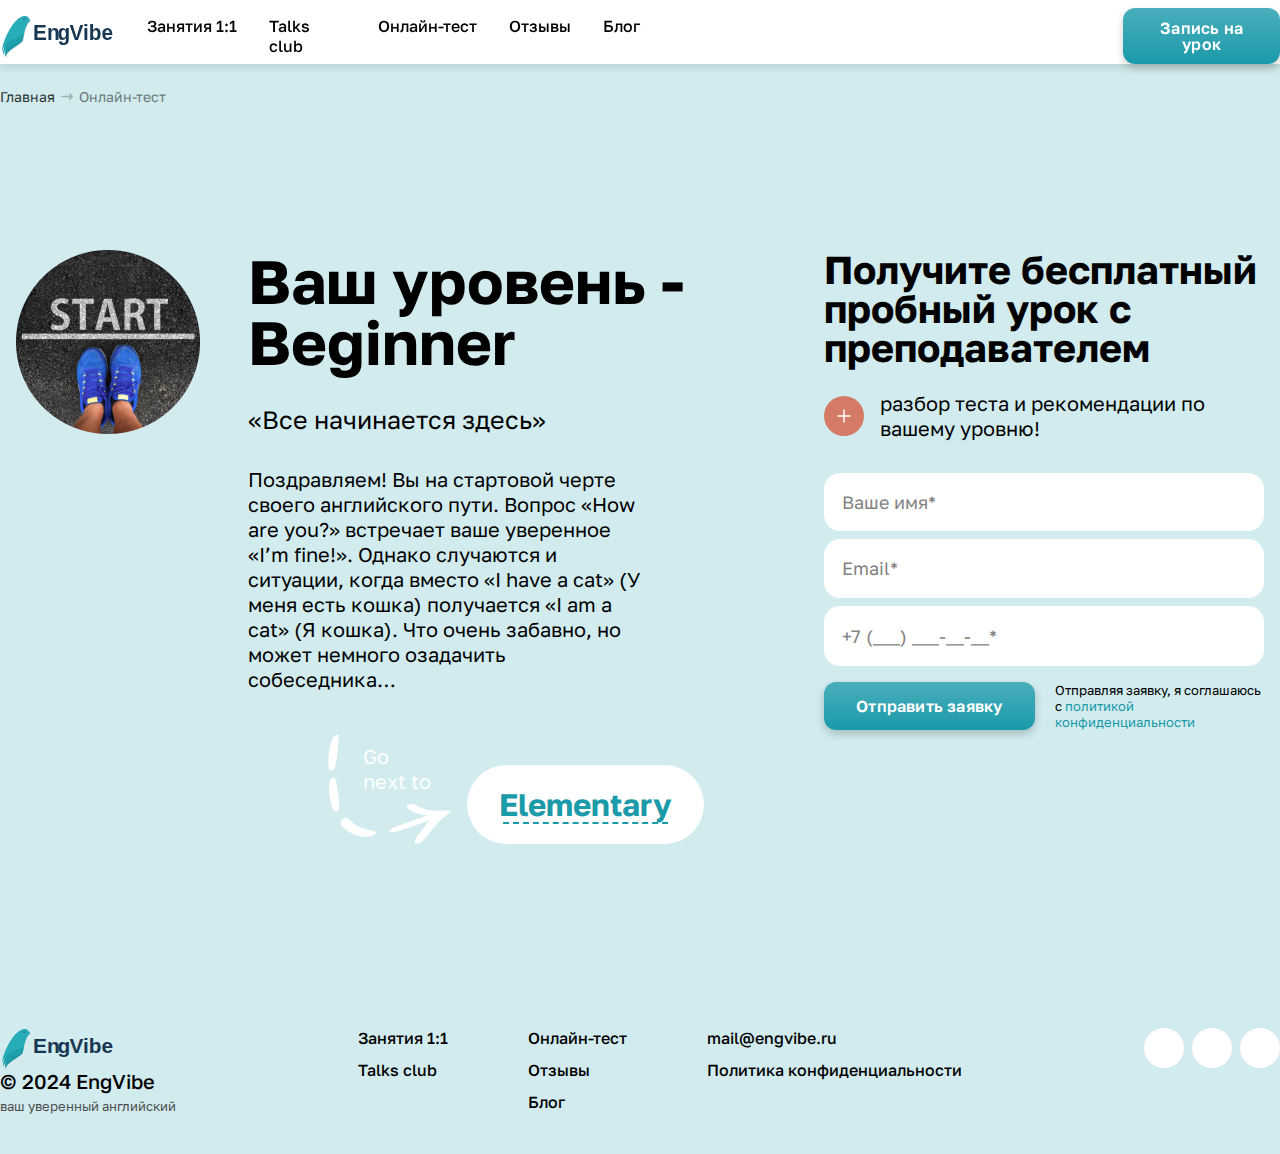
<file: results.html>
<!DOCTYPE html>
<html lang="en">

<head>
   <meta charset="UTF-8">
   <meta name="viewport" content="width=device-width, initial-scale=1.0">
   <link rel="preconnect" href="https://fonts.googleapis.com">
   <link rel="preconnect" href="https://fonts.gstatic.com" crossorigin="">
   <link href="https://fonts.googleapis.com/css2?family=Golos+Text:wght@400..900&amp;display=swap" rel="stylesheet">
   <link rel="stylesheet" href="css/styles.css">
   <title>Онлайн школа английского языка - EngVibe</title>
</head>

<body>
   <header class="content-grid full-width header">
      <div class="header__wrapper">
         <div class="header__logo"><a href="/"><img src="./images/logo-new.svg" <="" a=""></a></div><a href="/">
         </a>
         <nav class="header__nav"><a href="/">
            </a><a href="repetitor-angliyskogo-onlayn">Занятия 1:1</a>
            <a href="/razgovornyy-klub-angliyskogo">Talks club</a>
            <a href="#">Онлайн-тест</a>
            <a href="#">Отзывы</a>
            <a href="#">Блог</a>
         </nav>
         <div class="header__user">
            <a target="blank" href="https://progressme.ru/Account/Login" class="header__user__profile"><svg
                  class="icon-svg" viewBox="0 0 32 32">
                  <use href="#icon-user-profile"></use>
               </svg></a>
            <button class="button header__user__signup js-popup-show" data-target="popup-signup-form"
               data-subject="Контактная форма: Шапка" type="button">Запись на урок</button>
            <button class="header__burger js-popup-show" data-target="popup-nav"><svg class="icon-svg"
                  viewBox="0 0 24 24">
                  <use href="#icon-burger"></use>
               </svg></button>
         </div>
      </div>
   </header>
   <main>
      <section class="content-grid results-page bg-blue">
         <div class="breadcrumbs">
            <a href="index.htmll" class="breadcrumbs__link">Главная</a><span
               class="breadcrumbs__link-fake">Онлайн-тест</span>
         </div>
         <div class="results-page-body container">
            <div class="results-page-info">
               <div class="results-page-image">
                  <img src="images/test/results-image.png" alt="">
               </div>
               <div class="results-page-text">
                  <div class="results-page-title">Ваш уровень - <span>Beginner</span></div>
                  <div class="results-page-subtitle">«Все начинается здесь»</div>
                  <div class="results-page-descr">Поздравляем! Вы на стартовой черте своего английского пути. Вопрос
                     «How are you?» встречает ваше уверенное «I’m fine!».
                     Однако случаются и ситуации, когда вместо «I have a cat» (У меня есть кошка) получается «I am a
                     cat» (Я кошка). Что
                     очень забавно, но может немного озадачить собеседника…</div>

                  <div class="results-page-links">
                     <div class="results-page-link__arrow">Go <br> next to</div>
                     <button id="open-popup-test-results" class="results-page-link">Elementary</button>
                  </div>
               </div>
            </div>
            <div class="results-page-form">
               <div class="results-page-form-title">Получите бесплатный пробный урок с преподавателем</div>
               <div class="results-page-form-subtitle">
                  <img src="images/test/result-plus.svg" alt="">
                  разбор теста и рекомендации по вашему уровню!
               </div>
               <form action="" method="">
                  <div class="form-item">
                     <input type="text" placeholder="Ваше имя*" required>
                  </div>
                  <div class="form-item">
                     <input type="email" placeholder="Email*" required>
                  </div>
                  <div class="form-item">
                     <input type="text" class="input js-mask-phone" name="phone" placeholder="+7 (___) ___-__-__*">
                  </div>
                  <div class="form-button">
                     <button type="submit" class="button">Отправить заявку</button>
                     <p>Отправляя заявку, я соглашаюсь с <a href="">политикой конфиденциальности</a></p>
                  </div>
               </form>
            </div>
         </div>
      </section>
   </main>
   <footer class="content-grid full-width footer bg-blue">
      <div class="footer__wrapper">
         <div class="footer__left">
            <div class="footer__logo"><img src="./images/logo-new.svg" srcset="./images/logo-new.svg" alt="Лого">
            </div>
            <div class="footer__copyright">
               © 2024 EngVibe
               <small>ваш уверенный английский</small>
            </div>
         </div>
         <div class="footer__navs">
            <nav class="footer__nav">
               <a href="/repetitor-angliyskogo-onlayn">Занятия 1:1</a>

               <a href="/razgovornyy-klub-angliyskogo">Talks club</a>
            </nav>
            <nav class="footer__nav">

               <a href="#">Онлайн-тест</a>
               <a href="#">Отзывы</a>
               <a href="#">Блог</a>
            </nav>
            <nav class="footer__nav">
               <a href="mailto:mail@engvibe.ru">mail@engvibe.ru</a>
               <a href="/privacy">Политика конфиденциальности</a>
            </nav>
         </div>
         <div class="footer__right">
            <div class="footer__socials">
               <a href="https://vk.com/engvibe_school" class="social-link social-link--vk"><svg class="icon-svg"
                     viewBox="0 0 20 13">
                     <use href="#icon-vk"></use>
                  </svg></a>
               <a href="https://t.me/+79771135702" class="social-link social-link--tg"><svg class="icon-svg"
                     viewBox="0 0 20 18">
                     <use href="#icon-tg"></use>
                  </svg></a>
               <a href="whatsapp://send?phone=79771135702/" class="social-link social-link--whatsup"><svg
                     class="icon-svg" viewBox="0 0 20 20">
                     <use href="#icon-whatsup"></use>
                  </svg></a>

            </div>
         </div>
      </div>
      <div class="footer__copyright-mobile">
         © 2024 EngVibe
         <small>ваш уверенный английский</small>
      </div>
   </footer>
   <div class="popup popup--test-results" id="popup-test-results">
      <div class="popup-window">
         <div class="popup__close bg-blue">
            <button class="js-popup-hide"><span class="btn_arrow"><svg class="icon-svg" viewBox="0 0 24 24">
                     <use href="#icon-close"></use>
                  </svg></span></button>
         </div>
         <div class="popup-window__header bg-blue">
            <div class="teachers-item__header popup--teacher__teacher">
               <div class="image-gradient-border teachers-item__image-border"><img src="./images/test/popup-image.png"
                     class="teachers-item__image"></div>
               <div class="popup--teacher__teacher-about">
                  <div class="popup--teacher__name">Уровень A1 (Elementary)</div>
                  <div class="popup--teacher__controls">
                     <p>«Какая то фраза здесь»</p>
                  </div>

               </div>
            </div>
         </div>
         <div class="popup-window__footer">
            <div class="popup-window__footer-content">
               <div class="teachers-item__main-description">Что я смогу, получив этот уровень?</div>
               <div class="popup-window__footer-description teachers-item__description">
                  <ul>
                     <li>Выживать в англоязычном мире: Вы сможете выжить в англоязычной стране, заказав себе пиццу или
                        попросив показать дорогу к
                        ближайшему зоопарку.
                     </li>
                     <li>Общаться с роботом: Вы сможете понять простые команды от голосового помощника на английском.
                     </li>
                     <li>Спасать мир от непонимания: Вы сможете разгадывать загадочные надписи на упаковках продуктов в
                        магазинах и предполагать,
                        что они могут значить.</li>
                  </ul>
               </div>
            </div>
         </div>
      </div>
   </div>

   <script src="js/main.js"></script>
   <script src="js/imask.js"></script>
   <script src="js/test-app.js"></script>

</body>

</html>
</file>
<file: css/styles.css>
*,
*::before,
*::after {
   box-sizing: border-box;
}

* {
   margin: 0;
   padding: 0;
   color: inherit;
   font: inherit;
}

a {
   text-decoration: none;
   color: inherit;
}

button {
   cursor: pointer;
   border: none;
   background-color: transparent;
}

html {
   scroll-behavior: smooth;
}

img,
picture,
svg,
video {
   display: block;
   height: auto;
   vertical-align: middle;
   font-style: italic;
   background-repeat: no-repeat;
   background-size: cover;
}

.container {
   width: min(1400px, calc(100% - 2rem));
   margin-inline: auto;
}


.content-grid {
   --breakout-size: calc((var(--template-breakout-max-width) - var(--template-max-width)) / 2);
   display: -ms-grid;
   display: grid;
   -ms-grid-columns: [full-width-start] minmax(var(--template-padding), 1fr) [breakout-start] minmax(0, var(--breakout-size)) [content-start] min(100% - var(--template-padding) * 2, var(--template-max-width)) [content-end] minmax(0, var(--breakout-size)) [breakout-end] minmax(var(--template-padding), 1fr) [full-width-end];
   grid-template-columns: [full-width-start] minmax(var(--template-padding), 1fr) [breakout-start] minmax(0, var(--breakout-size)) [content-start] min(100% - var(--template-padding) * 2, var(--template-max-width)) [content-end] minmax(0, var(--breakout-size)) [breakout-end] minmax(var(--template-padding), 1fr) [full-width-end];
}

.content-grid> :not(.breakout, .full-width),
.full-width> :not(.breakout, .full-width) {
   grid-column: content;
}

.content-grid>.breakout {
   grid-column: breakout;
}

.content-grid>.full-width {
   grid-column: full-width;
   display: -ms-grid;
   display: grid;
   -ms-grid-columns: inherit;
   grid-template-columns: inherit;
}

:root {
   --template-padding: 0px;
   --section-padding: 0;
   --template-max-width: 1400px;
   --template-breakout-max-width: var(--template-max-width);
   --bg-blue: #D1EBEE;
   --bg-red: #F7E4E0;
   --bg-yellow: #F5F1E3;
   --border-radius: 24px;
   --text-link: rgb(27, 154, 170);
   --text-link-hover: rgb(73, 174, 187);
   --title-gap: 56px;
   --gap: 40px;
   --section-gap: 112px;
}

.text-header-1 {
   line-height: 1;
   font-size: 3.8125rem;
   font-weight: 700;
}

.text-header-2 {
   line-height: 1;
   font-size: 3.0625rem;
   font-weight: 700;
}

.text-header-3 {
   line-height: 1;
   font-size: 2.4375rem;
   font-weight: 700;
}

.text-header-4 {
   line-height: 1;
   font-size: 1.9375rem;
   font-weight: 700;
}

.text-header-5 {
   line-height: 1;
   font-size: 1.5625rem;
   font-weight: 600;
}

.text-header-6 {
   line-height: 1;
   font-size: 1.25rem;
   font-weight: 600;
}

.text-subtitle-1 {
   font-weight: 400;
   font-size: 1.5625rem;
   line-height: 1.25;
}

.text-body-1 {
   /* body-1 */
   font-weight: 400;
   font-size: 1.25rem;
   line-height: 1.25;
}

.text-body-2 {
   /* body-2 */
   font-weight: 400;
   font-size: 1rem;
   line-height: 1.25;
}

.text-center {
   text-align: center;
}

.bg-blue {
   background-color: var(--bg-blue);
}

.bg-red {
   background-color: var(--bg-red);
}

.bg-yellow {
   background-color: var(--bg-yellow);
}

.mb-8 {
   margin-bottom: 8px;
}

.mb-16 {
   margin-bottom: 16px;
}

.mb-32 {
   margin-bottom: 32px;
}

.mt-8 {
   margin-top: 8px;
}

.mt-16 {
   margin-top: 16px;
}

.mt-32 {
   margin-top: 32px;
}

a {
   color: var(--text-link);
}

a:hover {
   color: var(--text-link-hover);
}

body {
   font-family: "Golos Text";
   font-optical-sizing: auto;
   /* body-1 */
   font-weight: 400;
   font-size: 1.25rem;
   line-height: 1.25;
}

body.no-scroll {
   overflow: hidden;
}

h1 {
   font-weight: 700;
   font-size: 4.75rem;
   line-height: 1;
}

ul {
   padding-left: 24px;
}

.icon-svg {
   width: 24px;
   height: 24px;
}

.warning {
   position: relative;
   /* body-2 */
   font-weight: 400;
   font-size: 1rem;
   line-height: 1.25;
   font-weight: 500;
   padding: 4px 12px 4px 34px;
   background: var(--bg-red);
   color: rgb(213, 122, 102);
   border-radius: 16px;
}

.warning::before {
   position: absolute;
   left: 4px;
   content: "!";
   display: block;
   color: white;
   border-radius: 50%;
   background: rgb(213, 122, 102);
   aspect-ratio: 1/1;
   width: 20px;
   height: 20px;
   text-align: center;
}

.social-link {
   display: flex;
   justify-content: center;
   align-items: center;
   width: 40px;
   height: 40px;
   border-radius: 50%;
   background-color: #fff;
}

.social-link--vk .icon-svg {
   width: 20px;
   height: 13px;
}

.social-link--tg .icon-svg {
   width: 20px;
   height: 18px;
}

.social-link--whatsup .icon-svg {
   width: 20px;
   height: 20px;
}

.social-link--ig .icon-svg {
   width: 20px;
   height: 20px;
}

.select-group {
   border: 2px solid rgb(209, 235, 238);
   border-radius: 16px;
   background-color: #fff;
   padding: 8px;
   display: flex;
   flex-direction: row;
   scroll-padding: 8px;
}

.select-group__item {
   background-color: inherit;
   border-radius: 12px;
   padding: 8px;
   text-align: center;
   font-size: 1.125rem;
   font-weight: 500;
   border: none;
   flex-grow: 1;
}

.select-group__item.is-active {
   color: #fff;
   background: rgb(213, 122, 102);
}

.label {
   /* body-1 */
   font-weight: 400;
   font-size: 1.25rem;
   line-height: 1.25;
   border-radius: 100px;
   padding: 3px 6px;
   color: #fff;
   background: rgb(213, 122, 102);
}

.tag {
   padding: 8px 16px;
   font-size: 1.125rem;
   font-weight: 500;
   border: 1.5px solid rgba(27, 154, 170, 0.2);
   border-radius: 100px;
   color: #000;
   background-color: #fff;
   cursor: pointer;
}

.tag.is-active {
   background: rgb(27, 154, 170);
   color: #fff;
}

.tag--disabled,
.tag:disabled {
   cursor: default;
   color: rgba(27, 154, 170, 0.2);
}

.button-arrow {
   display: flex;
   justify-content: center;
   align-items: center;
   width: 40px;
   height: 40px;
   border-radius: 50%;
   border: 1.5px solid rgb(224, 224, 224);
   color: black;
   background-color: transparent;
}

.button-arrow .icon-svg {
   width: 24px;
   height: 24px;
}

.button-arrow--link {
   margin-left: 12px;
   display: inline-flex;
   width: 26.67px;
   height: 26.67px;
   border-color: currentColor;
   color: currentColor;
}

.button-arrow--link .icon-svg {
   width: 12px;
   height: 12px;
}

.button-arrow--left .icon-svg {
   -webkit-transform: rotate(180deg);
   transform: rotate(180deg);
}

.button-arrow--down .icon-svg {
   -webkit-transform: rotate(90deg);
   transform: rotate(90deg);
}

.button-arrow--up .icon-svg {
   -webkit-transform: rotate(-90deg);
   transform: rotate(-90deg);
}

.button-arrow:not(.swiper-button-disabled):hover {
   color: var(--text-link-hover);
   border-color: var(--text-link-hover);
}

.button-arrow--filled {
   color: #fff;
   background-color: var(--text-link);
   border-color: var(--text-link);
}

.button-arrow--filled:hover {
   color: #fff;
   background-color: var(--text-link-hover);
   border-color: var(--text-link-hover);
}

.button-arrow.swiper-button-disabled {
   opacity: 0.4;
   cursor: default;
}

.button-audio {
   display: flex;
   justify-content: center;
   align-items: center;
   color: var(--text-link);
   width: 32px;
   height: 32px;
   border-radius: 50%;
   border: 1.5px solid var(--text-link);
   background-color: transparent;
}

.button-audio:hover {
   color: var(--text-link-hover);
   border-color: var(--text-link-hover);
}

.button-audio .icon-svg {
   width: 12px;
   height: 12px;
}

.button-audio--pause .icon-svg {
   width: 16px;
   height: 16px;
}

.button {
   border: none;
   display: flex;
   justify-content: center;
   align-items: center;
   padding: 12px 16px;
   gap: 10px;
   background: linear-gradient(180deg, #49AEBB 0%, #1B9AAA 100%);
   box-shadow: 0px 4px 8px rgba(0, 0, 0, 0.2);
   border-radius: 12px;
   color: white;
   font-size: 1rem;
   line-height: 1rem;
   letter-spacing: 0.2px;
   font-weight: 600;
}

.button:hover:not(:disabled) {
   color: white;
   background: rgb(73, 174, 187);
}

.button--block {
   width: 100%;
}

.button--nowrap {
   white-space: nowrap;
}

.button--lg {
   padding: 24px 32px;
   font-size: 1.5625rem;
   line-height: 2rem;
   letter-spacing: 0.5px;
}

.button--md {
   padding: 16px 28px;
   font-size: 1.25rem;
   line-height: 1.5rem;
}

.button--outlined {
   box-shadow: none;
   background: transparent !important;
   color: rgb(27, 154, 170);
   border: 2px solid rgb(27, 154, 170);
}

.button--outlined:hover {
   color: rgb(73, 174, 187);
   border: 2px solid rgb(73, 174, 187);
}

.button:disabled {
   opacity: 0.4;
   cursor: default;
}

.radio {
   display: block;
   position: relative;
   padding-left: 32px;
   -webkit-user-select: none;
   -moz-user-select: none;
   -ms-user-select: none;
   user-select: none;
   cursor: pointer;
}

.radio input {
   position: absolute;
   opacity: 0;
   cursor: pointer;
   height: 0;
   width: 0;
}

.radio input:checked~.radio__fake {
   border-color: rgb(27, 154, 170);
}

.radio input:checked~.radio__fake::after {
   display: block !important;
}

.radio__fake {
   position: absolute;
   top: 50%;
   left: 0;
   -webkit-transform: translateY(-50%);
   transform: translateY(-50%);
   height: 24px;
   width: 24px;
   background-color: #fff;
   border: 2px solid rgb(209, 235, 238);
   border-radius: 50%;
}

.radio__fake::after {
   content: "";
   position: absolute;
   display: none;
   left: 50%;
   top: 50%;
   width: 12px;
   height: 12px;
   -webkit-transform: translate(-50%, -50%);
   transform: translate(-50%, -50%);
   background: rgb(27, 154, 170);
   border-radius: 50%;
}

.radio:hover .radio__fake {
   border-color: rgb(27, 154, 170);
}

.input {
   border-radius: 16px;
   background: rgb(255, 255, 255);
   color: black;
   font-size: 1.125rem;
   line-height: 1.5rem;
   display: flex;
   flex-direction: row;
   justify-content: flex-start;
   align-items: center;
   padding: 15px 16px;
   border: 1px solid white;
}

.input::-webkit-input-placeholder {
   color: rgb(130, 130, 130);
}

.input::-moz-placeholder {
   color: rgb(130, 130, 130);
}

.input::-ms-input-placeholder {
   color: rgb(130, 130, 130);
}

.input::placeholder {
   color: rgb(130, 130, 130);
}

.input.is-error {
   border-color: rgb(213, 122, 102);
}

.input.is-error::-webkit-input-placeholder {
   color: rgb(213, 122, 102);
}

.input.is-error::-moz-placeholder {
   color: rgb(213, 122, 102);
}

.input.is-error::-ms-input-placeholder {
   color: rgb(213, 122, 102);
}

.input.is-error::placeholder {
   color: rgb(213, 122, 102);
}

.input--block {
   display: block;
   width: 100%;
}

.audio {
   position: relative;
}

.audio audio {
   position: absolute;
   opacity: 0;
   width: 0px;
   height: 0px;
}

.audio__play,
.audio__pause {
   display: none;
   gap: 8px;
   grid-auto-flow: column;
   justify-content: start;
   align-items: center;
}

.audio__play.is-active,
.audio__pause.is-active {
   display: -ms-grid;
   display: grid;
}

.audio__progress {
   /* body-2 */
   font-weight: 400;
   font-size: 1rem;
   line-height: 1.25;
   color: rgb(130, 130, 130);
}

.audio__progress .icon-svg {
   width: 20px;
   height: 17px;
}

.header {
   position: fixed;
   top: 0;
   left: 0;
   width: 100%;
   height: 64px;
   z-index: 2;
   padding: 8px var(--section-padding);
   background-color: rgba(255, 255, 255, 0.9);
   box-shadow: 0px 4px 8px rgba(0, 0, 0, 0.1);
   -webkit-backdrop-filter: blur(16px);
   backdrop-filter: blur(16px);
}

.header__wrapper {
   display: flex;
   justify-content: space-between;
   align-items: center;
}

.header__nav {
   padding-right: 34%;
   font-size: 1rem;
   font-weight: 500;
   display: -ms-grid;
   display: grid;
   gap: 32px;
   grid-auto-flow: column;
}

.header__nav a {
   color: #000;
}

.header__nav a:hover {
   opacity: 0.6;
}

.header__user {
   display: flex;
   align-items: center;
}

.header__user__profile {
   width: 32px;
   height: 32px;
   margin-right: 16px;
   color: #1B9AAA;
}

.header__user__profile .icon-svg {
   width: 32px;
   height: 32px;
}

.header__user__profile:hover {
   color: rgb(73, 174, 187);
}

.header__burger {
   display: none;
   margin-left: 24px;
   width: 24px;
   height: 24px;
   color: #1B9AAA;
}

.section {
   margin-top: var(--section-gap);
   padding-left: var(--section-padding);
   padding-right: var(--section-padding);
}

.section__wrapper {
   z-index: 1;
}

.section__title {
   line-height: 1;
   font-size: 3.0625rem;
   font-weight: 700;
   margin-bottom: var(--title-gap);
}

.section--nopadding {
   padding-left: 0;
   padding-right: 0;
}

.section--nopadding .section__title {
   padding-left: var(--section-padding);
   padding-right: var(--section-padding);
}

.section--main {
   margin-top: 0;
}

.section--main-inner {
   margin-top: 0;
}

.section--prices {
   margin-top: var(--section-gap);
   padding-top: var(--section-gap);
   padding-bottom: 69px;
}

.section--start {
   margin-top: var(--section-gap);
   padding-top: var(--section-gap);
   padding-bottom: var(--section-gap);
}

.section:last-child {
   margin-bottom: var(--section-gap);
}

.breadcrumbs {
   font-size: 0.875rem;
}

.breadcrumbs__link-fake {
   opacity: 0.5;
}

.breadcrumbs__link {
   position: relative;
   color: #000;
   opacity: 0.8;
   margin-right: 24px;
}

.breadcrumbs__link::after {
   position: absolute;
   content: "";
   display: block;
   right: -24px;
   top: 50%;
   -webkit-transform: translateY(-50%);
   transform: translateY(-50%);
   width: 24px;
   height: 24px;
   background-image: url("[data-uri]");
   opacity: 0.3;
}

.main-inner {
   padding-top: 88px;
   padding-bottom: 78px;
   min-height: 100vh;
   min-height: 100lvh;
}

.main-inner .section__wrapper {
   margin-top: var(--section-gap);
   display: flex;
   gap: var(--gap);
}

.main-inner__left {
   flex: 1 0 0;
   padding-top: 31px;
}

.main-inner__right {
   flex: 1 0 0;
}

.main-inner__title {
   line-height: 1;
   font-size: 3.8125rem;
   font-weight: 700;
   margin-bottom: 32px;
}

.main-inner__description {
   font-weight: 400;
   font-size: 1.5625rem;
   line-height: 1.25;
   margin-bottom: 40px;
}

.main-inner .button {
   position: relative;
}

.main-inner .button::after {
   display: block;
   content: "";
   position: absolute;
   left: -60px;
   bottom: 0;
   -webkit-transform: translate(-100%, 0) scaleX(-1);
   transform: translate(-100%, 0) scaleX(-1);
   width: 136px;
   height: 121px;
   background-image: url(../images/decor-arrow-1.png);
   background-repeat: no-repeat;
   background-size: contain;
}

.main-inner__image-container {
   position: relative;
   border-radius: 48px;
}

.main-inner__image-container::before {
   position: absolute;
   content: "";
   display: block;
   left: 0;
   top: 0;
   width: 100%;
   height: 100%;
   background-color: #fff;
   border-radius: inherit;
   -webkit-transform: rotate(-10deg);
   transform: rotate(-10deg);
   opacity: 0.8;
}

.main-inner__image {
   position: relative;
   z-index: 1;
   border-radius: 48px;
   width: 100%;
}

.main {
   position: relative;
   color: #fff;
   font-size: 1.5625rem;
   line-height: 1.25;
   padding-top: 160px;
   padding-bottom: 78px;
}

.main .section__wrapper {
   max-width: 680px;
   padding-left: var(--section-padding);
   padding-right: var(--section-padding);
}

.main__bg-wrapper {
   position: absolute;
   top: 0;
   left: 0;
   width: 100%;
   height: 100%;
   z-index: -1;
}

.main__bg {
   grid-column: full-width !important;
   position: absolute;
   top: 0;
   left: 0;
   width: 100%;
   height: 100%;
   background-position: center center;
   background-size: cover;
   background-repeat: no-repeat;
   opacity: 0;
   transition: 1s opacity;
   background-image: var(--bg);
}

/*------------------------------TEST---------------------------*/
.test-page {
   padding-bottom: 0;
}

.test-page-body {
   padding-bottom: 195px;
   padding-top: 144px;
   background: url(../images/test/main-image.png) right / contain no-repeat;
}


.test-page-info {
   max-width: 680px;
   width: 51%;
}

.test-page-title {
   color: rgb(0, 0, 0);
   font-size: 61px;
   font-weight: 700;
   line-height: 100%;
   text-align: left;
   margin-bottom: 30px;
   transition: all 0.3s ease 0.2s;
}

.test-page-title.element-animation {
   transform: translateX(-70px);
   opacity: 0;
}

.test-page-title.element-animation.element-show {
   transform: translateX(0);
   opacity: 1;
}

.test-page-subtitle {
   font-size: 25px;
   font-weight: 400;
   line-height: 125%;
   text-align: left;
   margin-bottom: 40px;
   transition: all 0.3s ease 0.4s;
}

.test-page-subtitle.element-animation {
   transform: translateX(70px);
   opacity: 0;
}

.test-page-subtitle.element-animation.element-show {
   transform: translateX(0);
   opacity: 1;
}

.test-page-links {
   display: flex;
   align-items: center;
   justify-content: flex-start;
   gap: 16px;
   transition: all 0.3s ease 0.8s;
}

.test-page-link {
   flex: 0 1 255px;
   padding: 24px;
   color: rgb(255, 255, 255);
   font-size: 25px;
   font-weight: 600;
   line-height: 128%;
   letter-spacing: 0.5px;
   text-align: center;
}


.test-page-links.element-animation {
   opacity: 0;
}

.test-page-links.element-animation.element-show {
   opacity: 1;
}

.test-page-link:last-child {
   background: transparent;
   border: 2px solid rgb(27, 154, 170);
   border-radius: 16px;
   color: rgb(27, 154, 170);
   box-shadow: none;
   transition: all 0.3s ease 0s;
   font-size: 25px;
   font-weight: 600;
   letter-spacing: 0.5px;
   padding: 23px;
}

.test-page-link:last-child:hover {
   color: #fff;
   background: rgb(27, 154, 170);
}

@media (max-width: 1280px) {
   .test-page {
      background-image: url(../images/test/main-image.png);
      background-position: 110% 100%;
      background-size: 52% auto;
      background-repeat: no-repeat;
   }

   .test-page-body {
      background: none;
      padding: 20px 0;
   }
}


@media (max-width: 1279px) {
   .main__bg {
      background-image: var(--bg-tablet, var(--bg));
   }
}

@media (max-width: 767px) {
   .main__bg {
      background-image: var(--bg-phone, var(--bg));
   }
}

.main__bg.is-active {
   opacity: 1;
}

.main__title {
   margin-bottom: 32px;
}

.main__signup-form {
   margin-top: 64px;
   position: relative;
}

.main__signup-form::after {
   display: block;
   content: "";
   position: absolute;
   right: -80px;
   top: 50%;
   -webkit-transform: translate(100%, -50%);
   transform: translate(100%, -50%);
   width: 136px;
   height: 121px;
   background-image: url(../images/decor-arrow-1.png);
   background-repeat: no-repeat;
   background-size: contain;
}

.form .warning {
   margin-top: 8px;
}

.form__row {
   margin-bottom: 8px;
   display: flex;
   align-items: center;
}

.form__row--last {
   margin-top: 16px !important;
   margin-bottom: 0 !important;
}

.form__row-inline {
   margin-bottom: 8px;
   display: -ms-grid;
   display: grid;
   gap: 8px;
   grid-auto-flow: column;
   align-items: center;
}

.signup-form {
   border-radius: var(--border-radius);
   color: black;
   padding: 40px;
}

.signup-form--popup {
   padding: 0 !important;
}

.signup-form p {
   font-weight: 400;
   font-size: 1.5625rem;
   line-height: 1.25;
}

.signup-form__title {
   line-height: 1;
   font-size: 1.9375rem;
   font-weight: 700;
   margin-bottom: 32px;
   max-width: 400px;
   display: flex;
}

.signup-form__warn {
   margin-left: 12px;
   font-size: 0.8125rem;
   line-height: 1.25;
   color: rgb(130, 130, 130);
}

.speak__title {
   text-align: center;
   line-height: 1;
   font-size: 3.0625rem;
   font-weight: 700;
   margin-bottom: 24px;
}

.speak__subtitle {
   font-weight: 400;
   font-size: 1.5625rem;
   line-height: 1.25;
   margin-bottom: var(--title-gap);
   text-align: center;
   color: #828282;
}

.speak__cards {
   display: -ms-grid;
   display: grid;
   -ms-grid-columns: 1fr 1fr;
   grid-template-columns: 1fr 1fr;
   gap: var(--gap);
}

.speak__card {
   border-radius: var(--border-radius);
   padding: 64px 40px 40px;
   background-size: contain;
   background-position: right bottom;
   background-repeat: no-repeat;
   height: 428px;
}

.speak__card:nth-child(1) {
   background-image: url(../images/card-bg-1.jpeg);
}

.speak__card:nth-child(2) {
   background-image: url(../images/card-bg-2.jpeg);
}

.speak__card:nth-child(3) {
   -ms-grid-column: 1;
   -ms-grid-column-span: 2;
   grid-column: 1/3;
   display: flex;
   gap: 50px;
   padding-right: 0;
}

.speak__card__title {
   line-height: 1;
   font-size: 1.9375rem;
   font-weight: 700;
   margin-bottom: 24px;
   max-width: 50%;
}

.speak__card__description {
   /* body-1 */
   font-weight: 400;
   font-size: 1.25rem;
   line-height: 1.25;
   opacity: 0.6;
   max-width: 50%;
}

.speak__card__right {
   overflow: hidden;
   position: relative;
}

.speak__card__right::after {
   content: "";
   position: absolute;
   right: 0;
   top: 0;
   width: 80px;
   height: 100%;
   background: linear-gradient(270deg, rgb(209, 235, 238), rgba(209, 235, 238, 0) 100%);
   z-index: 1;
}

.speak__card__left {
   flex: 0 0 25%;
}

.speak__card__left>div {
   max-width: 100%;
}

.speak__card__slider {
   display: flex;
   gap: 20px;
   overflow: hidden;
}

.speak__card__slider img {
   width: 533px;
   height: 300px;
   border-radius: 24px;
}

.speak__card__slider-pagination {
   display: flex;
   gap: 16px;
   justify-content: center;
   margin-top: 20px;
}

.speak__card__slider-page {
   position: relative;
   width: 80px;
   height: 4px;
   border-radius: 100px;
   background: rgb(27, 154, 170);
   opacity: 0.2;
}

.speak__card__slider-page.is-active {
   background-color: #fff;
   opacity: 1;
}

.speak__card__slider-page.is-active::after {
   content: "";
   position: absolute;
   top: 0;
   left: 0;
   height: 100%;
   border-radius: inherit;
   background: rgb(27, 154, 170);
   width: var(--progress);
}

.test .section__wrapper {
   display: flex;
   flex-direction: row;
   gap: var(--gap);
   align-items: center;
}

.test__image {
   width: 560px;
}

.test__right {
   display: flex;
   flex-direction: column;
   gap: 32px;
   align-items: flex-start;
}

.test__title {
   line-height: 1;
   font-size: 3.8125rem;
   font-weight: 700;
}

.test__description {
   /* body-1 */
   font-weight: 400;
   font-size: 1.25rem;
   line-height: 1.25;
}

.courses__items {
   display: -ms-grid;
   display: grid;
   grid-auto-flow: row;
   gap: 40px;
   justify-items: center;
}

.courses-item {
   display: -ms-grid;
   display: grid;
   gap: var(--gap);
   align-items: center;
   grid-auto-flow: column;
   -ms-grid-columns: minmax(auto, 560px) minmax(auto, 560px);
   grid-template-columns: minmax(auto, 560px) minmax(auto, 560px);
}

.courses-item__title {
   line-height: 1;
   font-size: 2.4375rem;
   font-weight: 700;
   margin-bottom: 32px;
}

.courses-item__title a {
   color: inherit;
}

.courses-item__title a:hover {
   text-decoration: underline;
}

.courses-item__description {
   margin-bottom: 36px;
}

.courses-item__image {
   width: 560px;
}

.courses-item__link {
   font-size: 1.25rem;
   font-weight: 600;
   letter-spacing: 0.2px;
   display: flex;
   align-items: center;
}

.courses-item:nth-child(even) .courses-item__right {
   order: -1;
}

.stories__title {
   margin-bottom: var(--title-gap);
}

.stories__items {
   margin-left: var(--section-padding);
   margin-right: var(--section-padding);
   -webkit-columns: 3;
   -moz-columns: 3;
   columns: 3;
   -webkit-column-gap: var(--gap);
   -moz-column-gap: var(--gap);
   column-gap: var(--gap);
}

.stories__more {
   margin-top: var(--title-gap);
   display: flex;
   justify-content: center;
}

.stories-item {
   border-radius: var(--border-radius);
   margin-bottom: var(--gap);
   padding-bottom: 32px;
   -webkit-column-break-inside: avoid;
   -moz-column-break-inside: avoid;
   break-inside: avoid-column;
}

.stories-item--width {
   display: none;
   width: 32%;
}

.stories-item--gap {
   display: none;
   width: 2%;
}

.stories-item__person {
   display: -ms-grid;
   display: grid;
   grid-auto-flow: column;
   justify-content: start;
   gap: 16px;
   margin-bottom: 16px;
   padding: 24px 24px 0;
}

.stories-item__person-image {
   width: 60px;
   height: 60px;
}

.stories-item__person-name {
   line-height: 1;
   font-size: 1.5625rem;
   font-weight: 600;
   padding-top: 8px;
   margin-bottom: 6px;
}

.stories-item__person-job {
   /* body-2 */
   font-weight: 400;
   font-size: 1rem;
   line-height: 1.25;
   color: rgb(130, 130, 130);
}

.stories-item__description {
   font-size: 1.125rem;
   padding: 0 24px;
}

.stories-item--video .stories-item__person {
   padding-top: 18px;
   margin-bottom: 0;
}

.video {
   aspect-ratio: 16/9;
   display: flex;
   align-items: stretch;
   background-color: black;
   background-image: var(--bg);
   background-position: center center;
   background-size: contain;
   background-repeat: no-repeat;
   border-top-left-radius: var(--border-radius);
   border-top-right-radius: var(--border-radius);
   position: relative;
   cursor: pointer;
}

.video video {
   opacity: 0;
   position: relative;
   z-index: -1;
}

.video.is-active {
   background-image: none;
}

.video.is-active video {
   opacity: 1;
   z-index: 1;
}

.video-play {
   position: absolute;
   top: 50%;
   left: 50%;
   -webkit-transform: translate(-50%, -50%);
   transform: translate(-50%, -50%);
   width: 56px;
   height: 56px;
   padding: 16px;
   border-radius: 100px;
   background: rgba(0, 0, 0, 0.8);
   border: 0;
}

.video-play::before {
   position: absolute;
   top: 50%;
   left: 50%;
   -webkit-transform: translate(-50%, -50%);
   transform: translate(-50%, -50%);
   -webkit-transform-origin: top left;
   transform-origin: top left;
   display: block;
   content: "";
   width: 17px;
   height: 17px;
   transition: all 0.2s;
   background-image: url("[data-uri]");
   background-repeat: no-repeat;
   background-position: center center;
}

.video:hover .video-play::before {
   scale: 1.2;
}

.teachers .section__wrapper {
   border-top: 1px solid rgb(224, 224, 224);
   padding-top: var(--title-gap);
}

.teachers__title {
   margin-bottom: var(--title-gap);
}

.teachers__items {
   display: -ms-grid;
   display: grid;
   grid-auto-flow: column;
   gap: 0;
   padding-left: var(--section-padding);
   padding-right: var(--section-padding);
}

.teachers__controls {
   margin-top: 46px;
   display: -ms-grid;
   display: grid;
   grid-auto-flow: column;
   justify-content: center;
   justify-items: center;
   gap: 24px;
}

.teachers-item {
   width: 320px;
}

.teachers-item__header,
.teachers-item__body {
   margin-bottom: 20px;
}

.teachers-item__header {
   display: -ms-grid;
   display: grid;
   justify-content: start;
   align-items: center;
   gap: 12px;
   grid-auto-flow: column;
}

.teachers-item__footer {
   padding-bottom: 10px;
}

.teachers-item__name {
   line-height: 1;
   font-size: 1.5625rem;
   font-weight: 600;
   margin-bottom: 8px;
}

.teachers-item__experience {
   font-size: 1.125rem;
   color: rgb(27, 154, 170);
   margin-bottom: 8px;
}

.teachers-item__description {
   /* body-2 */
   font-weight: 400;
   font-size: 1rem;
   line-height: 1.25;
   color: rgb(79, 79, 79);
}

.teachers-item__description p {
   margin-bottom: 16px;
}

.teachers-item__description p:last-child {
   margin-bottom: 0;
}

.teachers-item__main-description {
   /* body-2 */
   font-weight: 400;
   font-size: 1rem;
   line-height: 1.25;
   font-weight: 500;
   margin-bottom: 16px;
   margin-top: 16px;
}

.teachers-item__level {
   /* body-2 */
   font-weight: 400;
   font-size: 1rem;
   line-height: 1.25;
   color: rgb(27, 154, 170);
   display: flex;
   align-items: center;
   margin-bottom: 6px;
   gap: 8px;
   font-weight: 500;
}

.image-gradient-border {
   background: linear-gradient(270deg, rgb(27, 154, 170) 0%, rgb(245, 241, 227) 100%);
   padding: 6px;
   border-radius: 50%;
   display: inline-block;
}

.image-gradient-border>img {
   border-radius: 50%;
   box-shadow: 0 0 0 3px #fff;
}

.faq .section__wrapper {
   border-top: 1px solid rgb(224, 224, 224);
   padding-top: var(--title-gap);
}

.faq__title {
   margin-bottom: var(--title-gap);
}

.faq__items {
   max-width: 1160px;
   margin: 0 auto;
   display: flex;
   flex-direction: column;
}

.faq-item {
   border-bottom: 1px solid rgb(224, 224, 224);
   padding: 24px 0;
}

.faq-item__title {
   line-height: 1;
   font-size: 1.5625rem;
   font-weight: 600;
}

.faq-item__header {
   display: -ms-grid;
   display: grid;
   justify-content: start;
   align-items: center;
   grid-auto-flow: column;
   gap: 16px;
}

.faq-item__header:hover {
   cursor: pointer;
}

.faq-item__header:hover .faq-item__arrow:not(.button-arrow--filled) {
   color: var(--text-link);
   border-color: var(--text-link);
}

.faq-item__header:hover .faq-item__arrow:has(.button-arrow--filled) {
   background-color: var(--text-link-hover);
   border-color: var(--text-link-hover);
}

.faq-item__body {
   /* body-1 */
   font-weight: 400;
   font-size: 1.25rem;
   line-height: 1.25;
   display: none;
   padding: 24px 56px;
}

.faq-item.is-active .faq-item__body {
   display: block;
}

.footer {
   padding: 40px var(--section-padding);
}

.footer__wrapper {
   display: flex;
   justify-content: space-between;
}

.footer__left {
   display: flex;
   flex-direction: column;
   justify-content: space-between;
}

.footer__copyright,
.footer__copyright-mobile {
   font-weight: 500;
}

.footer__copyright small,
.footer__copyright-mobile small {
   display: block;
   margin-top: 4px;
   color: rgb(79, 79, 79);
   font-size: 0.8125rem;
   font-weight: 400;
}

.footer__copyright-mobile {
   display: none;
}

.footer__navs {
   display: flex;
   gap: 80px;
}

.footer__nav {
   display: flex;
   flex-direction: column;
   gap: 12px;
}

.footer__nav a {
   color: black;
   font-weight: 500;
   font-size: 1rem;
}

.footer__nav a:hover {
   opacity: 0.6;
}

.footer__socials {
   display: flex;
   gap: 8px;
}

.process__title {
   margin-bottom: var(--title-gap);
}

.process__items {
   display: -ms-grid;
   display: grid;
   -ms-grid-columns: 1fr 1fr 1fr;
   grid-template-columns: 1fr 1fr 1fr;
   grid-auto-flow: column;
   gap: var(--gap);
   padding-left: var(--section-padding);
   padding-right: var(--section-padding);
}

.process-item {
   --accent-color: rgb(27, 154, 170);
   border-radius: var(--border-radius);
}

.process-item__header {
   aspect-ratio: 16/9;
   background-color: black;
   background-image: var(--bg);
   background-position: center center;
   background-size: cover;
   background-repeat: no-repeat;
   border-top-left-radius: var(--border-radius);
   border-top-right-radius: var(--border-radius);
}

.process-item .video {
   flex: 0 0 auto;
}

.process-item__body {
   padding: 32px 40px 40px;
}

.process-item__title {
   line-height: 1;
   font-size: 1.9375rem;
   font-weight: 700;
   position: relative;
   margin-bottom: 24px;
}

.process-item__bubble {
   line-height: 1;
   font-size: 1.5625rem;
   font-weight: 600;
   position: relative;
   padding: 16px 24px;
   background-color: #fff;
   color: var(--accent-color);
   border-radius: 100px;
   display: inline-block;
   margin-bottom: 24px;
}

.process-item__bubble::before {
   display: block;
   content: "";
   position: absolute;
   width: 24px;
   height: 24px;
   background-color: #fff;
   border-radius: 50%;
   left: 24px;
   top: 0;
   -webkit-transform: translateY(-50%);
   transform: translateY(-50%);
}

.process-item__list {
   padding-left: 22px;
}

.process-item__list li {
   margin-bottom: 20px;
}

.process-item__list li:last-child {
   margin-bottom: 0;
}

.process-item__list li::marker {
   color: var(--accent-color);
}

.process-item:nth-child(1) .process-item__title::after {
   display: block;
   content: "";
   position: absolute;
   z-index: 1;
   right: -100px;
   top: 10px;
   width: 80px;
   height: 80px;
   background-image: url(../images/decor-arrow-2.png);
   background-repeat: no-repeat;
   background-size: contain;
}

.process-item:nth-child(2) {
   --accent-color: rgb(213, 122, 102);
}

.process-item:nth-child(2) .process-item__title::after {
   display: block;
   content: "";
   position: absolute;
   z-index: 1;
   right: -100px;
   top: 10px;
   width: 80px;
   height: 80px;
   background-image: url(../images/decor-arrow-3.png);
   background-repeat: no-repeat;
   background-size: contain;
}

.prices__picker {
   display: flex;
   justify-content: center;
   gap: 8px;
   margin-bottom: 40px;
   padding-left: var(--section-padding);
   padding-right: var(--section-padding);
}

.prices__items {
   display: flex;
   gap: var(--gap);
   padding-left: var(--section-padding);
   padding-right: var(--section-padding);
}

.prices-item {
   display: flex;
   flex-direction: column;
   flex: 1 0 0;
   background-color: #fff;
   border-radius: var(--border-radius);
   padding: 40px;
}

.prices-item__button {
   display: block;
   text-align: center;
   width: 100%;
}

.prices-item__title {
   line-height: 1;
   font-size: 1.9375rem;
   font-weight: 700;
   color: var(--text-link);
   margin-bottom: 16px;
}

.prices-item__title--highlighted {
   color: rgb(213, 122, 102);
}

.prices-item__body {
   flex-grow: 1;
}

.prices-item__price {
   margin-bottom: 32px;
}

.prices-item__price-old {
   font-size: 1.25rem;
}

.prices-item__price-number {
   line-height: 1;
   font-size: 1.9375rem;
   font-weight: 700;
}

.prices-item__price-muted {
   color: #828282;
}

.prices-item__price--columns {
   display: flex;
   flex-direction: column;
   gap: 8px;
}

.prices-item__benefits {
   margin-bottom: 34px;
   display: flex;
   flex-direction: column;
   gap: 18px;
}

.prices-item__benefits .icon-info {
   vertical-align: middle;
}

.prices-item__benefits .icon-info .icon-svg {
   color: #828282;
}

.prices-item__benefit {
   /* body-2 */
   font-weight: 400;
   font-size: 1rem;
   line-height: 1.25;
   display: flex;
   gap: 8px;
}

.prices-item__benefit .icon-svg {
   flex-shrink: 0;
   width: 24px;
   height: 24px;
   color: var(--text-link);
}

.prices-item--compact {
   padding: 24px;
}

.prices-item--compact .prices-item__title {
   line-height: 1;
   font-size: 1.5625rem;
   font-weight: 600;
   display: flex;
   justify-content: space-between;
   margin-bottom: 12px;
}

.prices-item--compact .prices-item__price {
   display: flex;
   align-items: baseline;
   gap: 8px;
   margin-bottom: 20px;
   font-size: 1rem;
   font-weight: 400;
}

.prices-item--compact .prices-item__price-number {
   line-height: 1;
   font-size: 1.5625rem;
   font-weight: 600;
}

.prices-item--compact .prices-item__price-old {
   font-size: 1rem;
}

.icon-info {
   display: inline-block;
   vertical-align: bottom;
   width: 30px;
   height: 30px;
   color: #828282;
}

.icon-quote {
   display: flex;
   justify-content: center;
   align-items: center;
   width: 64px;
   height: 64px;
   background: rgb(209, 235, 238);
   color: #1B9AAA;
   border-radius: 100px;
}

.icon-quote .icon-svg {
   width: 50%;
   height: 50%;
}

.quote .section__wrapper {
   max-width: 920px;
   margin-left: auto;
   margin-right: auto;
   display: flex;
   justify-content: center;
   align-items: start;
   gap: var(--gap);
}

.quote .icon-quote {
   margin-bottom: 12px;
}

.quote__text {
   font-weight: 400;
   font-size: 1.5625rem;
   line-height: 1.25;
}

.start__items {
   display: -ms-grid;
   display: grid;
   -ms-grid-columns: 1fr 1fr 1fr;
   grid-template-columns: 1fr 1fr 1fr;
   gap: var(--gap);
   padding-left: var(--section-padding);
   padding-right: var(--section-padding);
   scroll-padding: var(--section-padding);
}

.start-item {
   background-color: #fff;
   border-radius: var(--border-radius);
   padding: 40px;
   position: relative;
   display: flex;
   flex-direction: column;
   align-items: flex-start;
}

.start-item .button--sm {
   display: none;
}

.start-item__body {
   flex-grow: 1;
}

.start-item:nth-child(1)::after,
.start-item:nth-child(2)::after {
   display: block;
   content: "";
   position: absolute;
   z-index: 1;
   right: -60px;
   top: 50%;
   width: 80px;
   height: 80px;
   -webkit-transform: translateY(-50%);
   transform: translateY(-50%);
   background-image: url(../images/decor-arrow-2.png);
   background-repeat: no-repeat;
   background-size: contain;
}

.start-item:nth-child(2)::after {
   background-image: url(../images/decor-arrow-3.png);
}

.start-item__image-container {
   position: relative;
   background-color: var(--bg-red);
   border-radius: 20px;
   overflow: hidden;
   display: flex;
   justify-content: center;
   margin-bottom: 24px;
   aspect-ratio: 360/200;
}

.start-item__image-container img {
   width: 100%;
}

.start-item__step {
   line-height: 1;
   font-size: 1.9375rem;
   font-weight: 700;
   display: flex;
   justify-content: center;
   align-items: center;
   width: 64px;
   height: 64px;
   position: absolute;
   top: 16px;
   left: 16px;
   background-color: #fff;
   border-radius: 50%;
}

.start-item__description {
   font-weight: 400;
   font-size: 1.375rem;
   line-height: 1.25;
   margin-bottom: 16px;
}

.timetable__dates {
   margin-bottom: 24px;
}

.timetable__items {
   display: none;
   -ms-grid-columns: 1fr 1fr 1fr 1fr;
   grid-template-columns: 1fr 1fr 1fr 1fr;
   gap: 2px;
}

.timetable__items.is-active {
   display: -ms-grid;
   display: grid;
}

.timetable-item {
   position: relative;
   padding: 20px;
   cursor: pointer;
}

.timetable-item__wrapper {
   display: flex;
   flex-direction: column;
   gap: 20px;
   height: 100%;
}

.timetable-item__footer,
.timetable-item__header {
   display: flex;
   justify-content: space-between;
   align-items: center;
}

.timetable-item__header {
   font-size: 1rem;
   font-weight: 500;
   line-height: 1;
}

.timetable-item__body {
   flex-grow: 1;
}

.timetable-item__footer {
   font-size: 0.875rem;
   line-height: 1;
}

.timetable-item__bg {
   position: absolute;
   top: 0;
   left: 0;
   right: 0;
   bottom: 0;
   width: 100%;
   height: 100%;
   z-index: -1;
   background-size: cover;
   background-repeat: no-repeat;
   background-position: center;
   opacity: 0.1;
}

.timetable-item__type {
   color: var(--text-link);
   display: flex;
   align-items: center;
}

.timetable-item__type .icon-svg {
   width: 24px;
   height: 24px;
   display: inline-block;
   color: var(--text-link);
   margin-right: 10px;
}

.timetable-item__date,
.timetable-item__timer,
.timetable-item__time {
   /* body-2 */
   font-weight: 400;
   font-size: 1rem;
   line-height: 1.25;
   display: flex;
   align-items: center;
}

.timetable-item__date .icon-svg,
.timetable-item__timer .icon-svg,
.timetable-item__time .icon-svg {
   width: 24px;
   height: 24px;
   display: inline-block;
   color: var(--text-link);
   margin-right: 10px;
}

.timetable-item__teacher {
   font-weight: 500;
   display: flex;
   align-items: center;
}

.timetable-item__teacher-picture {
   width: 32px;
   height: 32px;
   border-radius: 50%;
   margin-right: 12px;
}

.timetable-item__difficulty {
   color: var(--text-link);
   font-weight: 400;
}

.timetable-item__difficulty--outlined {
   border: 1.5px solid rgb(27, 154, 170);
   border-radius: 100px;
   padding: 4px 8px 4px 8px;
}

.timetable-item__schedule-list {
   display: flex;
   gap: 16px;
   margin-bottom: 24px;
}

.first-lesson {
   display: flex;
   flex-direction: column;
   gap: 16px;
}

.first-lesson-item {
   background-color: #fff;
   border-radius: var(--border-radius);
   padding: 16px;
   display: flex;
   align-items: center;
   gap: 16px;
}

.first-lesson-item__image {
   width: 144px;
   aspect-ratio: 144/80;
   border-radius: 16px;
}

.popup {
   display: none;
   position: fixed;
   top: 0;
   left: 0;
   width: 100%;
   height: 100%;
   background-color: rgba(0, 0, 0, 0.4);
   background-size: cover;
   -webkit-backdrop-filter: blur(16px);
   backdrop-filter: blur(16px);
   z-index: 4;
   opacity: 0;
   transition: opacity 0.3s;
   justify-content: center;
   align-items: center;
}

.popup.is-shown {
   opacity: 1;
}

.popup-window {
   background-color: var(--bg-blue);
   overflow-y: auto;
   width: 520px;
   border-radius: var(--border-radius);
   margin-left: 16px;
   margin-right: 16px;
   box-shadow: 0px 4px 16px 0px rgba(0, 0, 0, 0.05), 0px 20px 80px 0px rgba(0, 0, 0, 0.1);
}

.popup-window__title {
   line-height: 1;
   font-size: 1.9375rem;
   font-weight: 700;
   padding-bottom: 32px;
}

.popup-window__content {
   padding: 20px 40px 40px;
}

.popup__close {
   padding: 16px 16px 0 0;
}

.popup__close button {
   display: flex;
   justify-content: center;
   align-items: center;
   width: 40px;
   height: 40px;
   border-radius: 50%;
   color: rgb(130, 130, 130);
   background-color: #fff;
   margin-left: auto;
}

.popup__close button:hover {
   color: black;
}

.popup__close .icon-svg {
   width: 24px;
   height: 24px;
}

.popup--test-result .popup-window__title {
   padding-bottom: 20px;
}

.popup--nav {
   justify-content: flex-end;
   align-items: stretch !important;
}

.popup--nav__singup {
   display: none;
}

.popup--nav .popup-window {
   position: relative;
   width: 330px;
   margin: 0;
   border-radius: 0;
   border-bottom-left-radius: var(--border-radius);
   padding-left: var(--section-padding);
   padding-right: var(--section-padding);
}

.popup--nav .popup__close {
   align-items: flex-end;
   padding-right: 0;
}

.popup--nav .popup__nav {
   display: flex;
   flex-direction: column;
}

.popup--nav .popup__nav a {
   color: black;
   padding: 16px;
   font-size: 18px;
   font-weight: 500;
   border-bottom: 1px solid rgba(27, 154, 170, 0.2);
}

.popup--lesson .popup-window {
   background-color: #fff;
}

.popup--lesson .popup-window__title {
   padding-bottom: 0;
   margin-top: 16px;
}

.popup--lesson .popup-window__header {
   display: flex;
   flex-direction: column;
   gap: 110px;
   position: relative;
}

.popup--lesson .popup-window__header-content {
   padding: 0 40px 20px;
}

.popup--lesson .popup-window__header>div {
   z-index: 1;
}

.popup--lesson .popup-window__header::before {
   content: "";
   background-image: var(--bg);
   background-size: cover;
   position: absolute;
   top: 0px;
   right: 0px;
   bottom: 0px;
   left: 0px;
   opacity: 0.15;
   z-index: 0;
}

.popup--lesson .popup-window__footer-content {
   padding: 20px 40px 40px;
}

.popup--lesson .popup-window__footer-description {
   margin-bottom: 16px;
}

.popup--lesson .popup-window__footer-teacher {
   /* body-2 */
   font-weight: 400;
   font-size: 1rem;
   line-height: 1.25;
}

.popup--lesson .popup-window__footer-controls {
   margin-top: 24px;
}

.popup--lesson .popup-window__footer-controls .button {
   width: auto;
}

.popup--teacher .popup-window {
   background-color: #fff;
}

.popup--teacher .popup-window__title {
   padding-bottom: 0;
   margin-top: 16px;
}

.popup--teacher .popup-window__header {
   display: flex;
   flex-direction: column;
   gap: 110px;
   position: relative;
   padding: 0 40px 20px;
}

.popup--teacher .popup-window__header-content {
   padding: 0 40px 20px;
}

.popup--teacher .popup-window__header>div {
   z-index: 1;
}

.popup--teacher .popup-window__header::before {
   content: "";
   background-image: var(--bg);
   background-size: cover;
   position: absolute;
   top: 0px;
   right: 0px;
   bottom: 0px;
   left: 0px;
   opacity: 0.15;
   z-index: 0;
}

.popup--teacher .popup-window__footer-content {
   padding: 20px 40px 40px;
   max-height: 50svh;
   overflow: auto;
}

.popup--teacher .popup-window__footer-teacher {
   /* body-2 */
   font-weight: 400;
   font-size: 1rem;
   line-height: 1.25;
}

.popup--teacher .popup-window__footer-controls {
   margin-top: 24px;
}

.popup--teacher .popup-window__footer-controls .button {
   width: auto;
}

.popup--teacher__teacher {
   display: flex;
   gap: 20px;
   margin: 0;
}

.popup--teacher__teacher-about {
   display: flex;
   flex-direction: column;
   gap: 20px;
}

.popup--teacher__name {
   padding-top: 16px;
   line-height: 1;
   font-size: 1.5625rem;
   font-weight: 600;
}

.survey {
   color: #000;
}

.survey__forms-wrapper {
   display: flex;
   overflow: auto;
   scroll-behavior: smooth;
   position: relative;
}

.survey__form {
   flex: 1 0 100%;
   border-radius: var(--border-radius);
   background-color: #fff;
   padding: 32px 24px;
   display: none;
   opacity: 0;
   position: absolute;
   top: 0;
   left: 0;
   transition: opacity 0.3s;
   z-index: 0;
}

.survey__form.is-active {
   z-index: 1;
   display: block;
   position: relative;
}

.survey__question {
   /* body-1 */
   font-weight: 400;
   font-size: 1.25rem;
   line-height: 1.25;
   margin-bottom: 24px;
   font-weight: 500;
   display: flex;
}

.survey__question-step {
   flex: 0 0 32px;
}

.survey__option {
   margin-bottom: 12px;
   /* body-2 */
   font-weight: 400;
   font-size: 1rem;
   line-height: 1.25;
}

.survey__option:last-child {
   margin-bottom: 0;
}

.survey__progress {
   margin-top: 32px;
   display: flex;
   flex-direction: row;
}

.survey__progress-step {
   flex: 1 0 0;
   height: 4px;
   background: rgb(27, 154, 170);
   opacity: 0.2;
   transition: opacity 0.3s;
}

.survey__progress-step.is-active {
   opacity: 1;
}

.survey__progress-step:first-child {
   border-top-left-radius: 100px;
   border-bottom-left-radius: 100px;
}

.survey__progress-step:last-child {
   border-top-right-radius: 100px;
   border-bottom-right-radius: 100px;
}

.survey__controls {
   margin-top: 32px;
   display: flex;
   justify-content: center;
   gap: 8px;
}

.survey__controls .button {
   flex-grow: 1;
   max-width: 50%;
}

.test-advantages {}

.test-advantages-body {
   padding: 112px 0;
}

.test-advantages-items {
   max-width: 1160px;
   margin-inline: auto;
}

.test-advantages-item {
   display: flex;
   align-items: center;
   gap: 40px;
}

.test-advantages-item:nth-child(2) {
   flex-direction: row-reverse;
}

.test-advantages-item:not(:last-child) {
   margin-bottom: 40px;
}

.test-advantages-item-image {
   flex: 0 1 50%;
   border-radius: 24px;
   overflow: hidden;
   transition: all 0.4s ease 0.2s;
}

.test-advantages-item-image.element-animation {
   transform: scale(0.8);
   opacity: 0;
}

.test-advantages-item-image.element-animation.element-show {
   transform: scale(1);
   opacity: 1;
}

.test-advantages-item-image img {
   width: 100%;
   height: 100%;
   object-fit: cover;
   border-radius: 24px;
}

.test-advantages-text {
   flex: 0 1 50%;
   transition: all 0.5s ease 0.4s;
}

.test-advantages-text.element-animation {
   transform: translateY(30px);
   opacity: 0;
}

.test-advantages-text.element-animation.element-show {
   transform: translateY(0);
   opacity: 1;
}

.test-advantages-title {
   font-size: 39px;
   font-weight: 700;
   line-height: 100%;
   margin-bottom: 32px;
}

.test-advantages-description {
   font-size: 20px;
   font-weight: 400;
   line-height: 125%;
}

/*------------------------------Test app---------------------------*/


.test-app {}

.test-app-body {
   padding: 112px 0;
}


.test-app-title {
   text-align: center;
   font-size: 49px;
   font-weight: 700;
   line-height: 100%;
   margin-bottom: 56px;
}

.test-app-tabs {
   display: flex;
   justify-content: center;
   align-items: center;
   gap: 8px;
}

.test-app-tab {
   width: auto !important;
}

.test-app-tab a {
   padding: 8px 16px 8px 16px;
   border-radius: 100px;
   font-size: 18px;
   font-weight: 500;
   line-height: 1;
   transition: all 0.3s ease 0s;
   background: transparent;
   color: #1B9AAA;
   border: 1px solid #1B9AAA;
   opacity: 1 !important;
   width: auto !important;
}

.test-app-tab.active a {
   background: #1B9AAA;
   color: #fff;

}

.test-app-tab a:hover {
   background: rgb(73, 174, 187);
   cursor: pointer;
   color: #fff;
}

.test-app-cards {}

.test-app-card {}

.test-app-card-1 {}

.test-app-swiper {}

.test-app-swiper-wrapper {
   margin: 32px 0;
}

.test-app-slide {
   display: flex;
   gap: 40px;
   background: #fff;
   padding: 40px;
   border-radius: 24px;
}


.test-app-image {
   flex: 0 1 46%;
   border-radius: 20px;
   overflow: hidden;
   position: relative;
   height: 100%;
}

.test-app-image img,
.test-app-image video {
   width: 100%;
   object-fit: contain;
   border-radius: 20px;

}

.test-app-image .play-button {
   position: absolute;
   top: 50%;
   left: 50%;
   width: 56px;
   height: 56px;
   transform: translate(-50%, -50%);
   z-index: 2;
   cursor: pointer;
}

.test-app-image .play-button img {
   width: 100%;
   height: 100%;
   object-fit: contain;
}

.test-app-question {
   flex: 0 1 54%;
}

.pagination-fraction {
   display: inline-block;
   width: auto;
   position: static;
   text-align: left;
   padding: 12px 16px;
   z-index: 10;
   color: #000;
   border-radius: 100px;
   font-size: 20px;
   font-weight: 500;
   line-height: 1;
   margin-bottom: 24px;
}

.test-app-name {
   font-size: 20px;
   font-weight: 500;
   line-height: 125%;
   margin-bottom: 24px;
}

.test-app-answers {
   display: flex;
   flex-direction: column;
   gap: 12px;
}

@media (max-width: 900px) {
   .test-app-body {
      padding: 80px 0;
   }

   .test-app-title {
      font-size: 39px;
      margin-bottom: 48px;
   }

   .test-app-slide {
      gap: 24px;
   }
}

@media (max-width: 650px) {
   .test-app {
      overflow: hidden;
   }

   .test-app-tabs {
      justify-content: start;
   }

   .test-app-body {
      padding: 56px 0;
   }

   .test-app-title {
      font-size: 31px;
      margin-bottom: 32px;
   }

   .test-app-slide {
      flex-direction: column;
      gap: 16px;
      padding: 18px 16px;
   }

   .pagination-fraction {
      font-size: 18px;
      margin-bottom: 16px;
   }

   .test-app-name {
      font-size: 18px;
      margin-bottom: 16px;
   }

   .test-app-tab a {
      font-size: 14px;
      white-space: nowrap;
      width: auto !important;
   }
}

.answer-radio {
   font-size: 16px;
   font-weight: 400;
   line-height: 125%;
   cursor: pointer;
}

.test-app-btns {
   display: flex;
   align-items: center;
   justify-content: center;
   text-align: center;
   gap: 8px;
   margin-top: 20px;
}

.button-prev,
.button-next,
.button-finish {
   display: flex;
   align-items: center;
   justify-content: center;
   text-align: center;
   height: 56px;
   min-width: 142px;
   padding: 16px 28px;
   font-size: 20px;
   font-weight: 600;
   line-height: 1;
   letter-spacing: 0.2px;
   border-radius: 16px;
   cursor: pointer;
   user-select: none;
   -webkit-tap-highlight-color: rgba(255, 255, 255, 0);
   -webkit-tap-highlight-color: transparent;
   transition: all 0.3s ease 0s;
}

.button-prev {
   background: transparent;
   color: rgb(27, 154, 170);
   border: 2px solid rgb(27, 154, 170);
}

.button-prev:hover {
   border: 2px solid rgb(27, 154, 170);
   background: rgb(27, 154, 170);
   color: #fff;
}

.button-next,
.button-finish {
   background: rgb(27, 154, 170);
   color: #fff;
}

.button-next.disabled,
.button-finish.disabled {
   opacity: 0.8;
   cursor: not-allowed;
   pointer-events: none;
}

.button-next:hover,
.button-finish:hover {
   color: white;
   background: rgb(73, 174, 187);
}


.swiper-button-disabled {
   flex: 0 0 0px;
   width: 0;
   min-width: 0;
   height: 0;
   visibility: hidden;
   opacity: 0;
   pointer-events: none;
   padding: 0;
   margin: 0;
}

/*------------------------------Кастомные радиокнопки---------------------------*/
.answer-radio input[type="radio"] {
   width: 0;
   height: 0;
   visibility: hidden;
   opacity: 0;
}

.answer-radio {
   display: inline-flex;
   align-items: center;
   cursor: pointer;
   user-select: none;
   width: fit-content;
   -webkit-tap-highlight-color: rgba(255, 255, 255, 0);
   -webkit-tap-highlight-color: transparent;
}

.answer-radio-button {
   display: inline-block;
   width: 24px;
   height: 24px;
   margin-right: 8px;
   background: transparent;
   border: 2px solid rgb(209, 235, 238);
   border-radius: 50%;
   position: relative;
   transition: all 0.3s;
   -webkit-tap-highlight-color: rgba(255, 255, 255, 0);
   -webkit-tap-highlight-color: transparent;
}

.answer-radio:hover {
   color: #1B9AAA;
}

.answer-radio:hover input~.answer-radio-button {
   background-color: rgba(209, 235, 238, 0.377);
}

/* Стилизация активного состояния радиокнопки */
.answer-radio input:checked~.answer-radio-button {
   border: 2px solid #1B9AAA;
}

.answer-radio-button:after {
   content: "";
   position: absolute;
   display: none;
}

.answer-radio input:checked~.answer-radio-button:after {
   display: block;
}

.answer-radio-button:after {
   top: 50%;
   left: 50%;
   width: 12px;
   height: 12px;
   border-radius: 50%;
   background: #1B9AAA;
   transform: translate(-50%, -50%);
}

/*------------------------------Прогресс бар---------------------------*/
.progress-bar-container {
   max-width: 480px;
   margin-inline: auto;
   position: relative;
   height: 4px;
   background: rgba(27, 153, 170, 0.2);
   margin-top: 10px;
   border-radius: 6px;
   overflow: hidden;
}

.progress-bar {
   height: 100%;
   width: 0;
   background: #1B9AAA;
   opacity: 1;
   transition: width 0.3s ease;
}

.test-app-text {
   font-size: 16px;
   font-weight: 400;
   line-height: 150%;
}

.test-app-answers {
   margin-top: 24px;
}

.test-app-dropdown {
   display: flex;
   flex-direction: column;
   gap: 12px;
   align-items: flex-start;
}

.test-app-dropdown select {
   border-radius: 8px;
   padding: 6px 10px;
   background: #F2F2F2;
   border: none;
   outline: none;
}

.test-app-dropdown.bg-green select {
   background: #D1EBEE;
   color: rgb(27, 154, 170);
}

.test-app-teachers {
   display: flex;
   align-items: center;
   justify-content: flex-start;
   gap: 24px;
}

.test-app-teacher {
   flex: 0 1 80px;
   width: 80px;
   display: flex;
   flex-direction: column;
   gap: 4px;
   text-align: center;
}

.test-app-teacher img {
   width: 80px;
   height: 80px;
   object-fit: contain;
   border-radius: 50%;
}

.test-app-dropdown-row {
   display: block;
   font-size: 16px;
   align-items: center;
}

/*------------------------------Results---------------------------*/

.results-page {
   margin-top: 64px;
   padding-top: 24px;
}

.results-page-body {
   padding: 144px 0;
   display: flex;
   gap: 40px;
}

@media (max-width: 1200px) {
   .results-page-body {
      padding: 144px 0;
      flex-direction: column;
      align-items: center;
   }
}

.results-page-info {
   flex: 0 1 67.142857%;
   display: flex;
   gap: 48px;
}


.results-page-image {
   flex: 0 1 184px;
}

.results-page-image img {
   max-width: 100%;
}

.results-page-text {
   flex: 1;
   display: flex;
   flex-direction: column;
   gap: 32px;
}

.results-page-title {
   font-size: 61px;
   font-weight: 700;
   line-height: 100%;
}

.results-page-subtitle {
   font-size: 25px;
   font-weight: 400;
   line-height: 125%;
}

.results-page-descr {
   font-size: 20px;
   font-weight: 400;
   max-width: 76%;
   line-height: 125%;
}



.results-page-links {
   display: flex;
   align-items: flex-end;
   justify-content: center;
   gap: 16px;
}

.results-page-link__arrow {
   color: #fff;
   font-size: 20px;
   padding: 20px 20px 50px 35px;
   background: url(../images/test/results-arrow.svg) left bottom / contain no-repeat;
}

.results-page-link {
   border-radius: 100px;
   background: rgb(255, 255, 255);
   color: rgb(27, 154, 170);
   font-size: 31px;
   font-weight: 700;
   line-height: 100%;
   padding: 24px 32px;
   position: relative;
}

.results-page-link::after {
   content: '';
   display: block;
   position: absolute;
   width: 70%;
   height: 1px;
   bottom: 20px;
   left: 50%;
   transform: translateX(-50%);
   border-bottom: 2px dashed rgb(27, 154, 170);
}

.results-page-form {
   max-width: 440px;
}

.results-page-form-title {
   font-size: 39px;
   font-weight: 700;
   line-height: 100%;
   margin-bottom: 24px;
}

.results-page-form-subtitle {
   display: flex;
   align-items: center;
   color: rgb(0, 0, 0);
   font-family: Golos Text;
   font-size: 20px;
   font-weight: 400;
   line-height: 125%;
   letter-spacing: 0px;
   text-align: left;
   gap: 16px;
   margin-bottom: 32px;
}

.results-page-form-subtitle img {
   width: 40px;
   height: 40px;
   object-fit: contain;
}

.results-page-form form {}

.form-item:not(:last-child) {
   margin-bottom: 8px;
}

.form-item:nth-child(3) {
   margin-bottom: 16px;
}

.form-item input {
   border-radius: 16px;
   background: rgb(255, 255, 255);
   font-size: 18px;
   font-weight: 400;
   padding: 16px;
   border: none;
   width: 100%;
   border: 2px solid transparent;
}

.form-item input:is(:focus, :active) {
   border: 2px solid #1B9AAA;
   outline: none;
}

.form-item input::placeholder {
   color: #828282;
}

.form-button {
   display: flex;
   align-items: center;
   gap: 20px;
}

.form-button button {
   flex: 0 1 50%;
   padding: 16px;
}

.form-button p {
   flex: 0 1 50%;
   font-size: 13px;
   font-weight: 400;
   line-height: 125%;
}

.form-button p a:hover {
   text-decoration: underline;
}

.popup--test-results.is-shown {
   display: flex;
}

.popup--test-results .teachers-item__header {
   padding: 0 46px;
}

.popup--test-results .popup-window__footer {
   background: #fff;
   padding: 20px 40px;
   max-height: 50svh;
   overflow: auto;
}

.popup--test-results .teachers-item__description ul li {
   margin-bottom: 16px;
}

@media (max-width: 767px) {
   .popup--test-results .popup-window {
      border-radius: 0;
      width: 100%;
      height: 100%;
      margin: 0;
      background-color: #fff;
   }

   .popup--test-results .teachers-item__description {
      font-size: 16px;
   }

   .popup--test-results .teachers-item__main-description {
      font-size: 20px;
   }

   .popup--test-results .teachers-item__header {
      padding: 5px 16px 20px;
      gap: 20px;
   }

   .popup-window__footer {
      padding: 20px 16px;
   }
}

@media (max-width: 900px) {
   .results-page-body {
      padding: 80px 0 55px;
      gap: 32px;
   }

   .results-page .breadcrumbs {
      padding-left: 16px;
   }

   .results-page-info {
      flex: 1;
      width: 100%;
   }

   .results-page-title {
      font-size: 49px;
   }

   .results-page-descr {
      max-width: 90%;
   }

   .results-page-link {
      font-size: 20px;
      padding: 24px 32px;
   }

   .results-page-link__arrow {
      font-size: 18px;
      padding: 10px 10px 40px 25px;
   }

   .results-page-link::after {
      width: 63%;
   }

   .results-page-text {
      gap: 24px;
   }

   .results-page-image {
      flex: 0 1 116px;
   }
}

.preloader {
   position: fixed;
   top: 0;
   left: 0;
   width: 100%;
   height: 100%;
   overflow: hidden;
   z-index: 9999;
}

@media (max-width: 600px) {
   .results-page-body {
      padding: 60px 0 55px;
      gap: 32px;
   }

   .results-page-title {
      font-size: 31px;
      margin-bottom: 16px;
   }

   .results-page-image {
      flex: 0 1 80px;
   }

   .results-page-info {
      flex-direction: column;
      gap: 20px;
   }

   .results-page-text {
      gap: 16px;
   }

   .results-page-subtitle {
      font-size: 20px;
   }

   .results-page-descr {
      font-size: 16px;
   }

   .results-page-form-title {
      font-size: 25px;
      margin-bottom: 16px;
   }

   .results-page-form-subtitle {
      gap: 12px;
      font-size: 16px;
      margin-bottom: 16px;
   }

   .results-page-form-subtitle img {
      width: 32px;
      height: 32px;
   }

   .form-button {
      flex-direction: column;
      align-items: flex-start;
      gap: 12px;
   }

   .form-button button {
      min-width: 239px;
   }
}

@media (max-width: 1100px) {

   .test-page-title {
      font-size: 49px;
      margin-bottom: 24px;
   }

   .test-page-subtitle {
      font-size: 20px;
      margin-bottom: 32px;
   }

   .test-page-links {
      flex-direction: column;
      width: 100%;
      align-items: stretch;
   }

   .test-page-link {
      flex-direction: column;
      width: 100%;
      align-items: stretch;
      flex: 1 1 auto;
      text-align: center;
      padding: 16px;
      font-size: 20px;
      line-height: 1;
   }

   .test-page-link:last-child {
      padding: 16px;
      font-size: 18px;
      line-height: 1;
   }

   .test-advantages-body {
      padding: 80px 0;
   }
}

@media (max-width: 700px) {
   .test-page {
      margin-bottom: 0 !important;
   }

   .test-page-body {
      align-self: center;
      width: 100%;
      margin-bottom: 50%;
   }

   .test-page-title {
      font-size: 31px;
      margin-bottom: 16px;
      max-width: 80%;
   }

   .test-page-subtitle {
      font-size: 16px;
      margin-bottom: 16px;
   }

   .test-page {
      background-image: url(../images/test/main-image.png);
      background-position: 50% 110%;
      background-size: 52% auto;
      background-repeat: no-repeat;
      grid-template-rows: 30px;
   }

   .test-page-info {
      width: 100%;
   }

   .test-advantages-items {
      max-width: 550px;
   }

   .test-advantages-item {
      flex-direction: column;
      gap: 24px;
   }

   .test-advantages-item:not(:last-child) {
      margin-bottom: 32px;
   }

   .test-advantages-item:nth-child(2) {
      flex-direction: column;
   }

   .test-advantages-title {
      font-size: 24px;
      margin-bottom: 16px;
   }

   .test-advantages-description {
      font-size: 16px;
   }

   .test-app-teacher {
      flex: 0 1 56px;
      width: 56px;
      display: flex;
      flex-direction: column;
      gap: 4px;
      text-align: center;
   }

   .test-app-teacher img {
      width: 56px;
      height: 56px;
      object-fit: contain;
      border-radius: 50%;
   }
}

@media (max-width: 1279px) {
   :root {
      --section-padding: 24px;
      --title-gap: 48px;
      --gap: 24px;
      --section-gap: 80px;
   }

   body {
      /* body-2 */
      font-weight: 400;
      font-size: 1rem;
      line-height: 1.25;
   }

   .label {
      /* body-2 */
      font-weight: 400;
      font-size: 1rem;
      line-height: 1.25;
   }

   .button--lg {
      padding: 16px 28px;
      font-size: 1.25rem;
      line-height: 1.5rem;
      letter-spacing: 0;
   }

   .section {
      overflow: hidden;
   }

   .section__title {
      line-height: 1;
      font-size: 2.4375rem;
      font-weight: 700;
   }

   .header__nav {
      display: none;
   }

   .header__user__profile {
      margin-right: 24px;
   }

   .header__burger {
      display: inline-block;
   }

   .main-inner {
      margin-top: 0;
   }

   .main-inner .section__wrapper {
      flex-direction: column-reverse;
      gap: 60px;
      margin-top: 64px;
   }

   .main-inner__image-container {
      max-width: 400px;
      margin: 0 auto;
   }

   .main-inner__title {
      line-height: 1;
      font-size: 3.0625rem;
      font-weight: 700;
      margin-bottom: 24px;
   }

   .main-inner__description {
      /* body-1 */
      font-weight: 400;
      font-size: 1.25rem;
      line-height: 1.25;
      margin-bottom: 32px;
   }

   .icon-quote {
      width: 56px;
      height: 56px;
   }

   .quote .image-gradient-border>img {
      width: 116px;
      height: 116px;
   }

   .quote__text {
      font-weight: 400;
      font-size: 1.375rem;
      line-height: 1.25;
   }

   .start__items {
      gap: 12px;
      overflow-x: auto;
      -ms-scroll-snap-type: x mandatory;
      scroll-snap-type: x mandatory;
      -ms-overflow-style: none;
      scrollbar-width: none;
   }

   .start__items::-webkit-scrollbar {
      display: none;
   }

   .start-item {
      scroll-snap-align: start;
      width: 320px;
      padding: 32px;
   }

   .start-item__step {
      width: 48px;
      height: 48px;
   }

   .start-item__description {
      font-size: 1.25rem;
   }

   .start-item:nth-child(1)::after,
   .start-item:nth-child(2)::after {
      right: -30px;
      width: 50px;
      height: 50px;
      -webkit-transform: none;
      transform: none;
   }

   .select-group__item {
      font-size: 1rem;
   }

   .timetable__items {
      -ms-grid-columns: 1fr 1fr;
      grid-template-columns: 1fr 1fr;
   }

   .prices:not(.prices--subscription) .prices__items {
      overflow-x: auto;
      -ms-scroll-snap-type: x mandatory;
      scroll-snap-type: x mandatory;
      -ms-overflow-style: none;
      scrollbar-width: none;
      scroll-padding: var(--section-padding);
   }

   .prices:not(.prices--subscription) .prices__items::-webkit-scrollbar {
      display: none;
   }

   .prices--subscription .prices__items {
      display: -ms-grid;
      display: grid;
      -ms-grid-columns: 1fr 1fr;
      grid-template-columns: 1fr 1fr;
      -ms-grid-rows: 1fr 1fr;
      grid-template-rows: 1fr 1fr;
   }

   .prices-item {
      scroll-snap-align: start;
      padding: 32px;
   }

   .prices-item__price {
      margin-bottom: 20px;
   }

   .prices-item__price-number {
      line-height: 1;
      font-size: 1.5625rem;
      font-weight: 600;
   }

   .prices-item__price-old {
      font-size: 1.125rem;
   }

   .prices-item__price-muted {
      font-size: 1rem;
   }

   .prices-item__title {
      line-height: 1;
      font-size: 1.5625rem;
      font-weight: 600;
      margin-bottom: 12px;
   }

   .prices--subscription .prices-item__title {
      margin-bottom: 16px;
   }

   .process__items {
      overflow-x: auto;
      -ms-scroll-snap-type: x mandatory;
      scroll-snap-type: x mandatory;
      -ms-overflow-style: none;
      scrollbar-width: none;
      scroll-padding: var(--section-padding);
   }

   .process__items::-webkit-scrollbar {
      display: none;
   }

   .process-item {
      width: 320px;
      scroll-snap-align: start;
   }

   .process-item__body {
      padding: 24px 32px 32px;
   }

   .process-item__title {
      line-height: 1;
      font-size: 1.5625rem;
      font-weight: 600;
   }

   .process-item__bubble {
      line-height: 1;
      font-size: 1.25rem;
      font-weight: 600;
   }

   .process-item:nth-child(1) .process-item__title::after,
   .process-item:nth-child(2) .process-item__title::after {
      width: 50px;
      height: 50px;
      right: -70px;
   }

   .tag {
      font-size: 1.125rem;
   }

   .prices__items {
      gap: 12px;
   }

   .prices__picker {
      margin-bottom: 32px;
   }

   .speak__subtitle {
      font-weight: 400;
      font-size: 1.375rem;
      line-height: 1.25;
   }

   .speak__cards {
      -ms-grid-columns: 100%;
      grid-template-columns: 100%;
   }

   .speak__card {
      min-height: 428px;
   }

   .speak__card:nth-child(3) {
      height: auto;
      flex-direction: column;
      grid-column: auto;
      gap: 40px;
   }

   .speak__card__left {
      flex: unset;
   }

   .test .section__wrapper {
      display: -ms-grid;
      display: grid;
      -ms-grid-columns: 1fr 1fr;
      grid-template-columns: 1fr 1fr;
   }

   .test__image {
      width: 100%;
   }

   .test__right {
      gap: 24px;
   }

   .test__title {
      line-height: 1;
      font-size: 2.4375rem;
      font-weight: 700;
   }

   .courses-item {
      -ms-grid-columns: 1fr 1fr;
      grid-template-columns: 1fr 1fr;
   }

   .courses-item__image {
      width: 100%;
      -ms-grid-row-align: start;
      align-self: start;
   }

   .courses-item__title {
      padding-top: 32px;
      line-height: 1;
      font-size: 1.9375rem;
      font-weight: 700;
      margin-bottom: 24px;
   }

   .courses-item__description {
      /* body-1 */
      font-weight: 400;
      font-size: 1.25rem;
      line-height: 1.25;
      margin-bottom: 24px;
   }

   .stories__items {
      -webkit-columns: 2;
      -moz-columns: 2;
      columns: 2;
   }

   .stories-item--width {
      width: 48%;
   }

   .stories-item--gap {
      width: 4%;
   }

   .teachers__controls {
      display: none;
   }

   .teachers__items {
      overflow-x: auto;
      -ms-scroll-snap-type: x mandatory;
      scroll-snap-type: x mandatory;
      -ms-overflow-style: none;
      scrollbar-width: none;
      scroll-padding: var(--section-padding);
      width: auto !important;
      gap: var(--gap);
      overflow: auto;
   }

   .teachers__items::-webkit-scrollbar {
      display: none;
   }

   .teachers-item {
      width: 320px !important;
      scroll-snap-align: start;
   }

   .teachers-item__experience {
      font-size: 1.125rem;
   }

   .footer__navs {
      flex-direction: column;
      gap: 12px;
   }

   .popup {
      align-items: flex-start;
   }

   .popup-window {
      margin-top: 72px;
   }

   .popup--nav .popup__close {
      padding-right: 16px;
   }

   .popup--nav .popup-window {
      padding-left: 0;
      padding-right: 0;
   }
}

@media (max-width: 767px) {
   :root {
      --section-padding: 16px;
      --title-gap: 32px;
      --gap: 16px;
      --section-gap: 56px;
   }

   .header__user__signup {
      display: none;
   }

   .header__user__profile {
      margin-right: 0;
   }

   .section__title {
      line-height: 1;
      font-size: 1.9375rem;
      font-weight: 700;
   }

   .main {
      padding-top: 80px;
      padding-bottom: 30px;
   }

   .main .section__wrapper {
      /* body-2 */
      font-weight: 400;
      font-size: 1rem;
      line-height: 1.25;
      max-width: 100%;
   }

   .main__bg {
      position: relative;
   }

   .main__bg::after {
      display: block;
      content: "";
      position: absolute;
      top: 0;
      left: 0;
      width: 100%;
      height: 100%;
      -webkit-backdrop-filter: blur(16px);
      backdrop-filter: blur(16px);
      background: rgba(0, 0, 0, 0.4);
   }

   .main__title {
      line-height: 1;
      font-size: 2.4375rem;
      font-weight: 700;
      margin-bottom: 12px;
   }

   .main__signup-form {
      margin-top: 24px;
   }

   .main-inner {
      padding-bottom: 24px;
   }

   .main-inner .section__wrapper {
      margin-top: 24px;
      gap: 30px;
   }

   .main-inner__image-container {
      max-width: 70%;
      border-radius: 16px;
   }

   .main-inner__image {
      border-radius: 16px;
   }

   .main-inner__left {
      padding-top: 0;
   }

   .main-inner__title {
      line-height: 1;
      font-size: 1.9375rem;
      font-weight: 700;
   }

   .form__row-inline {
      display: flex;
      flex-direction: column;
      align-items: stretch;
   }

   .signup-form {
      padding: 24px 16px;
   }

   .signup-form__title {
      line-height: 1;
      font-size: 1.5625rem;
      font-weight: 600;
      margin-bottom: 24px;
      max-width: 100%;
   }

   .image-gradient-border {
      padding: 5px;
   }

   .icon-quote {
      width: 40px;
      height: 40px;
   }

   .icon-quote .icon-svg {
      width: 16px;
      height: 16px;
   }

   .quote .image-gradient-border>img {
      width: 64px;
      height: 64px;
   }

   .quote__text {
      /* body-1 */
      font-weight: 400;
      font-size: 1.25rem;
      line-height: 1.25;
   }

   .start__items {
      gap: 8px;
   }

   .start-item {
      padding: 16px;
   }

   .start-item__image-container {
      margin-bottom: 16px;
   }

   .start-item__description {
      /* body-2 */
      font-weight: 400;
      font-size: 1rem;
      line-height: 1.25;
   }

   .start-item .button--sm {
      display: block;
   }

   .start-item .button--md {
      display: none;
   }

   .select-group {
      overflow-x: auto;
      -ms-scroll-snap-type: x mandatory;
      scroll-snap-type: x mandatory;
      -ms-overflow-style: none;
      scrollbar-width: none;
   }

   .select-group::-webkit-scrollbar {
      display: none;
   }

   .select-group__item {
      scroll-snap-align: start;
      white-space: nowrap;
      padding: 8px 12px;
   }

   .timetable__items {
      -ms-grid-columns: 100%;
      grid-template-columns: 100%;
   }

   .timetable-item {
      padding: 16px;
   }

   .timetable-item__wrapper {
      gap: 14px;
   }

   .prices--subscription .prices__items,
   .prices .prices__items {
      overflow-x: auto;
      -ms-scroll-snap-type: x mandatory;
      scroll-snap-type: x mandatory;
      -ms-overflow-style: none;
      scrollbar-width: none;
      scroll-padding: var(--section-padding);
      display: flex;
      gap: 8px;
   }

   .prices--subscription .prices__items::-webkit-scrollbar,
   .prices .prices__items::-webkit-scrollbar {
      display: none;
   }

   .prices__picker {
      flex-wrap: wrap;
      justify-content: flex-start;
      margin-bottom: 24px;
   }

   .prices-item {
      flex: 1 0 80%;
      scroll-snap-align: start;
      padding: 24px 16px 16px;
   }

   .prices-item__title {
      margin-bottom: 8px !important;
   }

   .prices-item__benefit {
      font-size: 0.875rem;
   }

   .process__items {
      display: flex;
      gap: 8px;
   }

   .process-item {
      width: 80%;
      flex: 1 0 80%;
   }

   .process-item:nth-child(1) .process-item__title::after,
   .process-item:nth-child(2) .process-item__title::after {
      width: 40px;
      height: 40px;
      right: -40px;
      top: 40px;
   }

   .process-item__body {
      padding: 20px 16px 16px;
   }

   .process-item__bubble {
      margin-bottom: 20px;
   }

   .tag {
      font-size: 0.875rem;
      padding: 8px 12px;
   }

   .speak__title {
      line-height: 1;
      font-size: 1.5625rem;
      font-weight: 600;
      margin-bottom: 12px;
   }

   .speak__subtitle {
      /* body-2 */
      font-weight: 400;
      font-size: 1rem;
      line-height: 1.25;
   }

   .speak__card {
      background-position: right -5px bottom;
      padding: 24px 16px 16px;
      height: 220px;
      min-height: unset;
   }

   .speak__card__title {
      line-height: 1;
      font-size: 1.25rem;
      font-weight: 600;
      margin-bottom: 16px;
      max-width: 80%;
   }

   .speak__card__description {
      font-size: 0.875rem;
      max-width: 60%;
   }

   .speak__card__slider img {
      width: 90%;
      height: auto;
   }

   .speak__card:nth-child(3) {
      gap: 24px;
   }

   .speak__card__slider-pagination {
      position: relative;
      z-index: 2;
      padding-right: 16px;
   }

   .speak__card__slider-page {
      flex: 1 0 0;
   }

   .test .section__wrapper {
      display: flex;
      flex-direction: column;
      gap: 24px;
   }

   .test__title {
      line-height: 1;
      font-size: 1.9375rem;
      font-weight: 700;
   }

   .test__description {
      /* body-2 */
      font-weight: 400;
      font-size: 1rem;
      line-height: 1.25;
   }

   .courses__items {
      gap: 32px;
   }

   .courses-item {
      -ms-grid-columns: 100%;
      grid-template-columns: 100%;
      -ms-grid-rows: auto auto;
      grid-template-rows: auto auto;
      gap: 24px;
   }

   .courses-item__title {
      padding-top: 0;
      line-height: 1;
      font-size: 1.5625rem;
      font-weight: 600;
      margin-bottom: 16px;
   }

   .courses-item__description {
      /* body-2 */
      font-weight: 400;
      font-size: 1rem;
      line-height: 1.25;
      margin-bottom: 16px;
   }

   .courses-item__link {
      font-size: 1rem;
   }

   .courses-item:nth-child(even) .courses-item__right {
      order: unset;
   }

   .stories__items {
      display: flex;
      flex-direction: row;
      overflow-x: auto;
      -ms-scroll-snap-type: x mandatory;
      scroll-snap-type: x mandatory;
      -ms-overflow-style: none;
      scrollbar-width: none;
      scroll-padding: var(--section-padding);
      gap: 8px;
      margin-left: 0;
      margin-right: 0;
      padding-left: var(--section-padding);
      padding-right: var(--section-padding);
   }

   .stories__items::-webkit-scrollbar {
      display: none;
   }

   .stories-item {
      flex: 1 0 85%;
      scroll-snap-align: start;
      margin-bottom: 0;
   }

   .stories-item__person {
      padding: 24px 16px 0;
      gap: 12px;
      margin-bottom: 12px;
   }

   .stories-item__person-image {
      width: 40px;
      height: 40px;
   }

   .stories-item__person-name {
      line-height: 1;
      font-size: 1.25rem;
      font-weight: 600;
   }

   .stories-item__person-job {
      font-size: 0.875rem;
   }

   .stories-item__description {
      padding: 0 16px;
   }

   .teachers__items {
      display: flex;
   }

   .teachers-item {
      width: 85% !important;
      flex: 1 0 85% !important;
   }

   .teachers-item__image {
      width: 80px;
      height: 80px;
   }

   .teachers-item__name {
      line-height: 1;
      font-size: 1.25rem;
      font-weight: 600;
   }

   .teachers-item__description {
      font-size: 0.875rem;
   }

   .faq-item__title {
      line-height: 1;
      font-size: 1.25rem;
      font-weight: 600;
   }

   .faq-item__body {
      padding: 24px 52px;
      /* body-2 */
      font-weight: 400;
      font-size: 1rem;
      line-height: 1.25;
   }

   .footer__wrapper {
      display: -ms-grid;
      display: grid;
      -ms-grid-columns: auto auto;
      grid-template-columns: auto auto;
      -ms-grid-rows: auto auto;
      grid-template-rows: auto auto;
   }

   .footer__left {
      -ms-grid-column: 1;
      -ms-grid-column-span: 1;
      grid-column: 1/2;
      -ms-grid-row: 1;
      -ms-grid-row-span: 1;
      grid-row: 1/2;
   }

   .footer__navs {
      margin-top: 24px;
      -ms-grid-column: 1;
      -ms-grid-column-span: 2;
      grid-column: 1/3;
      -ms-grid-row: 2;
      -ms-grid-row-span: 1;
      grid-row: 2/3;
   }

   .footer__right {
      -ms-grid-column: 2;
      -ms-grid-column-span: 1;
      grid-column: 2/3;
      -ms-grid-row: 1;
      -ms-grid-row-span: 1;
      grid-row: 1/2;
   }

   .footer__copyright {
      display: none;
   }

   .footer__copyright-mobile {
      display: block;
      margin-top: 24px;
   }

   .first-lesson {
      gap: 8px;
   }

   .first-lesson-item__image {
      width: 116px;
   }

   .first-lesson-item__description {
      /* body-2 */
      font-weight: 400;
      font-size: 1rem;
      line-height: 1.25;
   }

   .popup--nav__singup {
      display: block;
      width: calc(100% - var(--section-padding) * 2);
      margin-top: 32px;
      margin-left: var(--section-padding);
      margin-right: var(--section-padding);
   }

   .popup--nav .popup-window {
      width: 100%;
      border-radius: 0;
   }

   .popup {
      align-items: center;
   }

   .popup-window {
      margin-top: 0;
   }

   .popup-window__title {
      line-height: 1;
      font-size: 1.5625rem;
      font-weight: 600;
      padding-bottom: 24px;
   }

   .popup-window__content {
      padding: 24px 16px 24px;
   }

   .popup--mobile-transparent .popup__close {
      padding-right: 0;
   }

   .popup--mobile-transparent .popup-window {
      box-shadow: none;
      background: transparent;
      color: #fff;
      height: 100svh;
      display: flex;
      flex-direction: column;
      justify-content: space-between;
   }

   .popup--mobile-transparent .popup-window__content {
      padding-left: 0;
      padding-right: 0;
      display: flex;
      flex-direction: column;
      justify-content: flex-start;
      flex-grow: 1;
   }

   .popup--lesson {
      align-items: flex-end;
   }

   .popup--lesson .popup-window {
      margin: 0;
      border-bottom-left-radius: 0;
      border-bottom-right-radius: 0;
   }

   .popup--lesson .popup-window__header {
      gap: 35px;
   }

   .popup--lesson .popup-window__header-content {
      padding: 0 16px 20px;
   }

   .popup--lesson .popup-window__footer-content {
      padding: 20px 16px 16px;
   }

   .popup--lesson .popup-window__footer-controls .button {
      width: 100%;
   }

   .popup--teacher .popup-window {
      border-radius: 0;
      width: 100%;
      height: 100%;
      margin: 0;
   }

   .popup--teacher .popup-window__header {
      padding: 0 16px 20px;
   }

   .popup--teacher .popup-window__header-content {
      padding: 0 16px 20px;
   }

   .popup--teacher .popup-window__footer-content {
      padding: 20px 16px 40px;
      max-height: unset;
   }

   .survey {
      display: flex;
      flex-direction: column;
      justify-content: space-between;
      flex-grow: 1;
   }

   .survey .button--outlined {
      color: #fff;
      border-color: #fff;
   }

   .survey__form {
      padding: 24px 16px;
   }
}

.courses-item__right a {
   font-weight: 600;
}

.popup--teacher a {
   text-decoration: underline;
}

/*# sourceMappingURL=styles.css.map */
</file>
